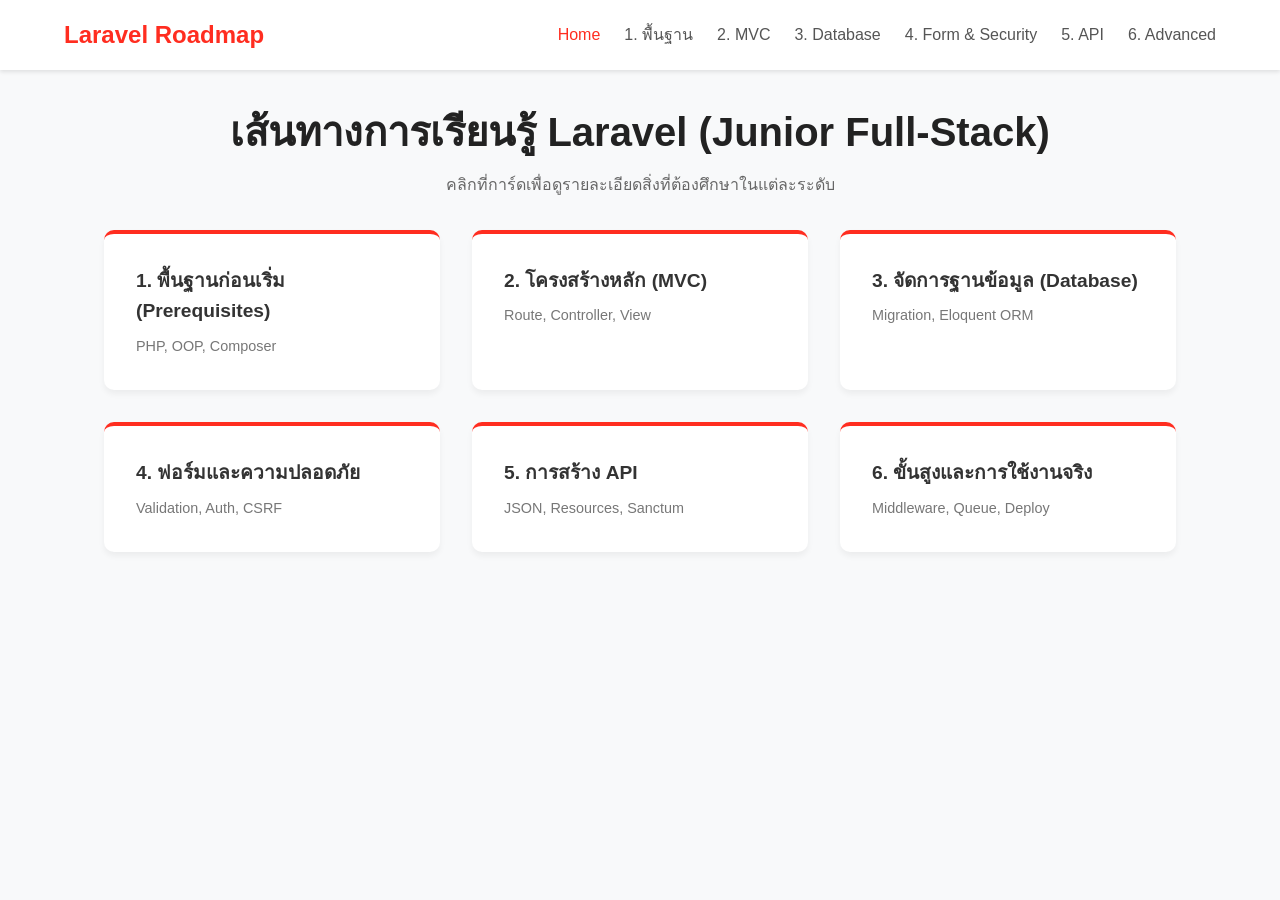
<file: index.html>
<!DOCTYPE html>
<html lang="th">
<head>
    <meta charset="UTF-8">
    <meta name="viewport" content="width=device-width, initial-scale=1.0">
    <title>Laravel Developer Roadmap</title>
    <link rel="stylesheet" href="css/style.css">
</head>
<body>

    <nav class="navbar">
        <div class="logo">Laravel Roadmap</div>
        <ul class="nav-links">
            <li><a href="index.html" class="active">Home</a></li>
            <li><a href="step1.html">1. พื้นฐาน</a></li>
            <li><a href="step2.html">2. MVC</a></li>
            <li><a href="step3.html">3. Database</a></li>
            <li><a href="step4.html">4. Form & Security</a></li>
            <li><a href="step5.html">5. API</a></li>
            <li><a href="step6.html">6. Advanced</a></li>
        </ul>
    </nav>

    <main>
        <section class="hero-section">
            <h1>เส้นทางการเรียนรู้ Laravel (Junior Full-Stack)</h1>
            <p>คลิกที่การ์ดเพื่อดูรายละเอียดสิ่งที่ต้องศึกษาในแต่ละระดับ</p>
            
            <div class="card-grid">
                <a href="step1.html" class="card">
                    <h3>1. พื้นฐานก่อนเริ่ม (Prerequisites)</h3>
                    <p>PHP, OOP, Composer</p>
                </a>
                <a href="step2.html" class="card">
                    <h3>2. โครงสร้างหลัก (MVC)</h3>
                    <p>Route, Controller, View</p>
                </a>
                <a href="step3.html" class="card">
                    <h3>3. จัดการฐานข้อมูล (Database)</h3>
                    <p>Migration, Eloquent ORM</p>
                </a>
                <a href="step4.html" class="card">
                    <h3>4. ฟอร์มและความปลอดภัย</h3>
                    <p>Validation, Auth, CSRF</p>
                </a>
                <a href="step5.html" class="card">
                    <h3>5. การสร้าง API</h3>
                    <p>JSON, Resources, Sanctum</p>
                </a>
                <a href="step6.html" class="card">
                    <h3>6. ขั้นสูงและการใช้งานจริง</h3>
                    <p>Middleware, Queue, Deploy</p>
                </a>
            </div>
        </section>
    </main>

    <script src="js/script.js"></script>
</body>
</html>
</file>
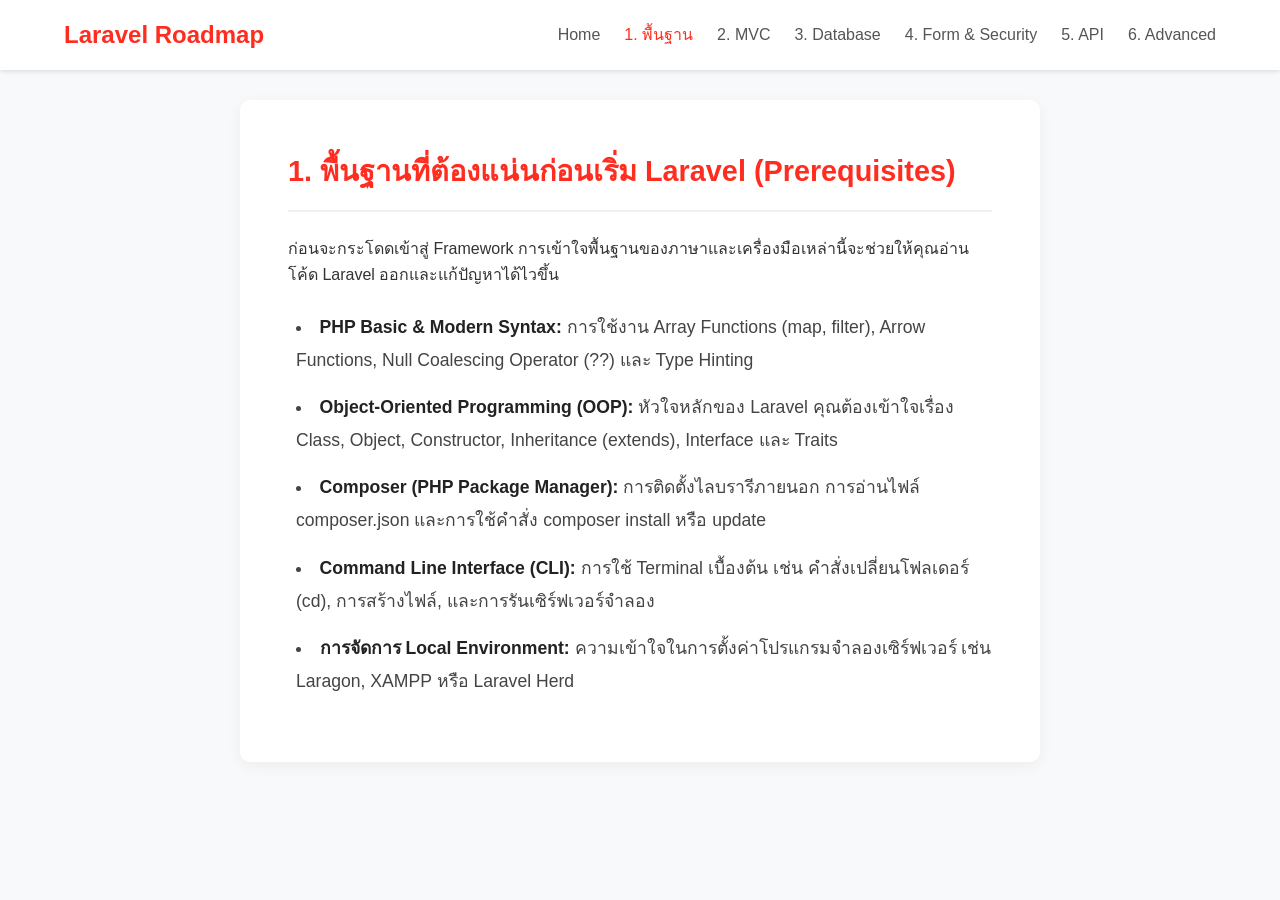
<file: step1.html>
<!DOCTYPE html>
<html lang="th">
<head>
    <meta charset="UTF-8">
    <meta name="viewport" content="width=device-width, initial-scale=1.0">
    <title>1. พื้นฐานก่อนเริ่ม - Laravel Roadmap</title>
    <link rel="stylesheet" href="css/style.css">
</head>
<body>
    <nav class="navbar">
        <div class="logo">Laravel Roadmap</div>
        <ul class="nav-links">
            <li><a href="index.html">Home</a></li>
            <li><a href="step1.html">1. พื้นฐาน</a></li>
            <li><a href="step2.html">2. MVC</a></li>
            <li><a href="step3.html">3. Database</a></li>
            <li><a href="step4.html">4. Form & Security</a></li>
            <li><a href="step5.html">5. API</a></li>
            <li><a href="step6.html">6. Advanced</a></li>
        </ul>
    </nav>

    <main>
        <section class="detail-section">
            <h2>1. พื้นฐานที่ต้องแน่นก่อนเริ่ม Laravel (Prerequisites)</h2>
            <p>ก่อนจะกระโดดเข้าสู่ Framework การเข้าใจพื้นฐานของภาษาและเครื่องมือเหล่านี้จะช่วยให้คุณอ่านโค้ด Laravel ออกและแก้ปัญหาได้ไวขึ้น</p>
            <br>
            <ul>
                <li><strong>PHP Basic & Modern Syntax:</strong> การใช้งาน Array Functions (map, filter), Arrow Functions, Null Coalescing Operator (??) และ Type Hinting</li>
                <li><strong>Object-Oriented Programming (OOP):</strong> หัวใจหลักของ Laravel คุณต้องเข้าใจเรื่อง Class, Object, Constructor, Inheritance (extends), Interface และ Traits</li>
                <li><strong>Composer (PHP Package Manager):</strong> การติดตั้งไลบรารีภายนอก การอ่านไฟล์ <code>composer.json</code> และการใช้คำสั่ง <code>composer install</code> หรือ <code>update</code></li>
                <li><strong>Command Line Interface (CLI):</strong> การใช้ Terminal เบื้องต้น เช่น คำสั่งเปลี่ยนโฟลเดอร์ (cd), การสร้างไฟล์, และการรันเซิร์ฟเวอร์จำลอง</li>
                <li><strong>การจัดการ Local Environment:</strong> ความเข้าใจในการตั้งค่าโปรแกรมจำลองเซิร์ฟเวอร์ เช่น Laragon, XAMPP หรือ Laravel Herd</li>
            </ul>
        </section>
    </main>

    <script src="js/script.js"></script>
</body>
</html>
</file>
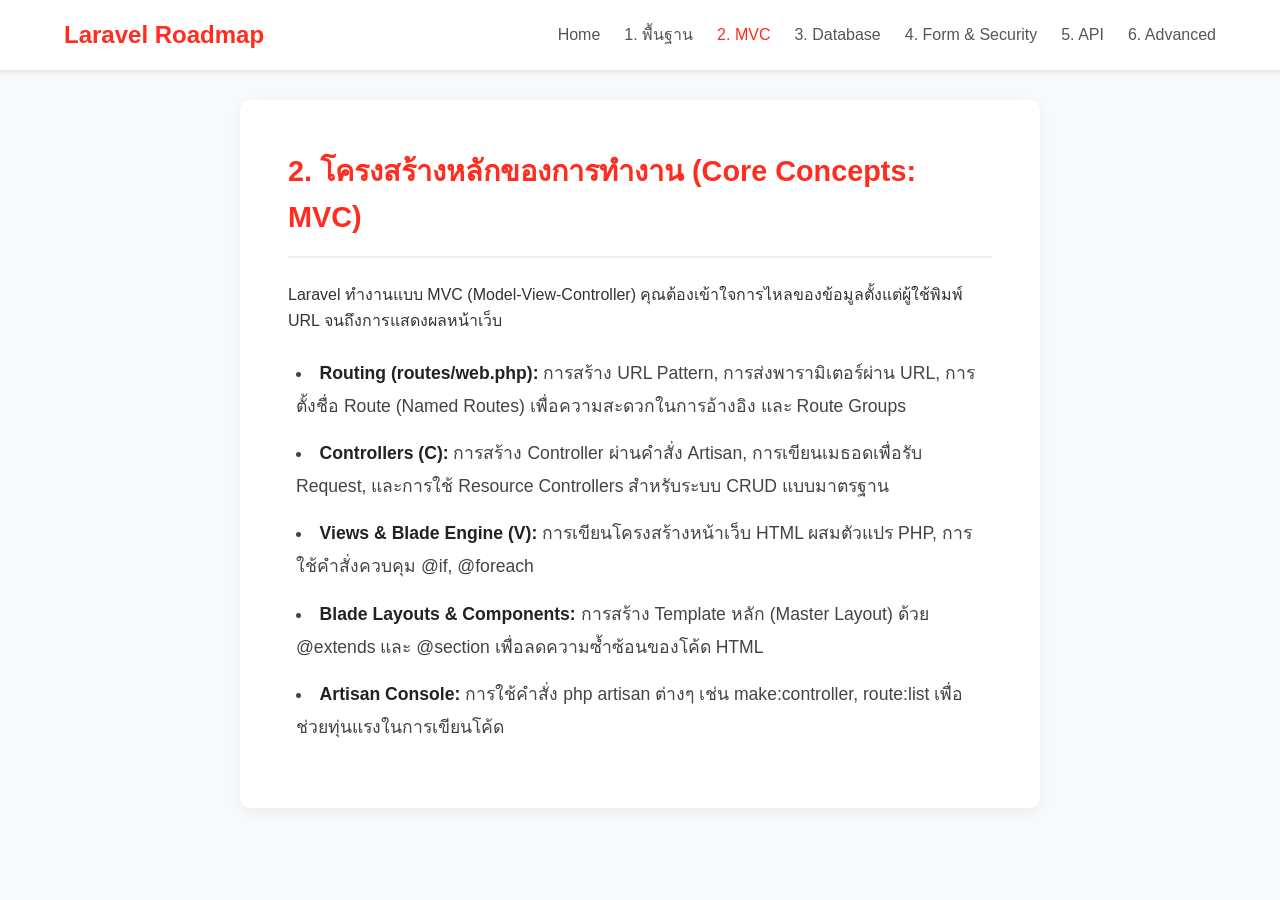
<file: step2.html>
<!DOCTYPE html>
<html lang="th">
<head>
    <meta charset="UTF-8">
    <meta name="viewport" content="width=device-width, initial-scale=1.0">
    <title>2. โครงสร้าง MVC - Laravel Roadmap</title>
    <link rel="stylesheet" href="css/style.css">
</head>
<body>
    <nav class="navbar">
        <div class="logo">Laravel Roadmap</div>
        <ul class="nav-links">
            <li><a href="index.html">Home</a></li>
            <li><a href="step1.html">1. พื้นฐาน</a></li>
            <li><a href="step2.html">2. MVC</a></li>
            <li><a href="step3.html">3. Database</a></li>
            <li><a href="step4.html">4. Form & Security</a></li>
            <li><a href="step5.html">5. API</a></li>
            <li><a href="step6.html">6. Advanced</a></li>
        </ul>
    </nav>

    <main>
        <section class="detail-section">
            <h2>2. โครงสร้างหลักของการทำงาน (Core Concepts: MVC)</h2>
            <p>Laravel ทำงานแบบ MVC (Model-View-Controller) คุณต้องเข้าใจการไหลของข้อมูลตั้งแต่ผู้ใช้พิมพ์ URL จนถึงการแสดงผลหน้าเว็บ</p>
            <br>
            <ul>
                <li><strong>Routing (routes/web.php):</strong> การสร้าง URL Pattern, การส่งพารามิเตอร์ผ่าน URL, การตั้งชื่อ Route (Named Routes) เพื่อความสะดวกในการอ้างอิง และ Route Groups</li>
                <li><strong>Controllers (C):</strong> การสร้าง Controller ผ่านคำสั่ง Artisan, การเขียนเมธอดเพื่อรับ Request, และการใช้ Resource Controllers สำหรับระบบ CRUD แบบมาตรฐาน</li>
                <li><strong>Views & Blade Engine (V):</strong> การเขียนโครงสร้างหน้าเว็บ HTML ผสมตัวแปร PHP, การใช้คำสั่งควบคุม <code>@if</code>, <code>@foreach</code></li>
                <li><strong>Blade Layouts & Components:</strong> การสร้าง Template หลัก (Master Layout) ด้วย <code>@extends</code> และ <code>@section</code> เพื่อลดความซ้ำซ้อนของโค้ด HTML</li>
                <li><strong>Artisan Console:</strong> การใช้คำสั่ง <code>php artisan</code> ต่างๆ เช่น <code>make:controller</code>, <code>route:list</code> เพื่อช่วยทุ่นแรงในการเขียนโค้ด</li>
            </ul>
        </section>
    </main>

    <script src="js/script.js"></script>
</body>
</html>
</file>
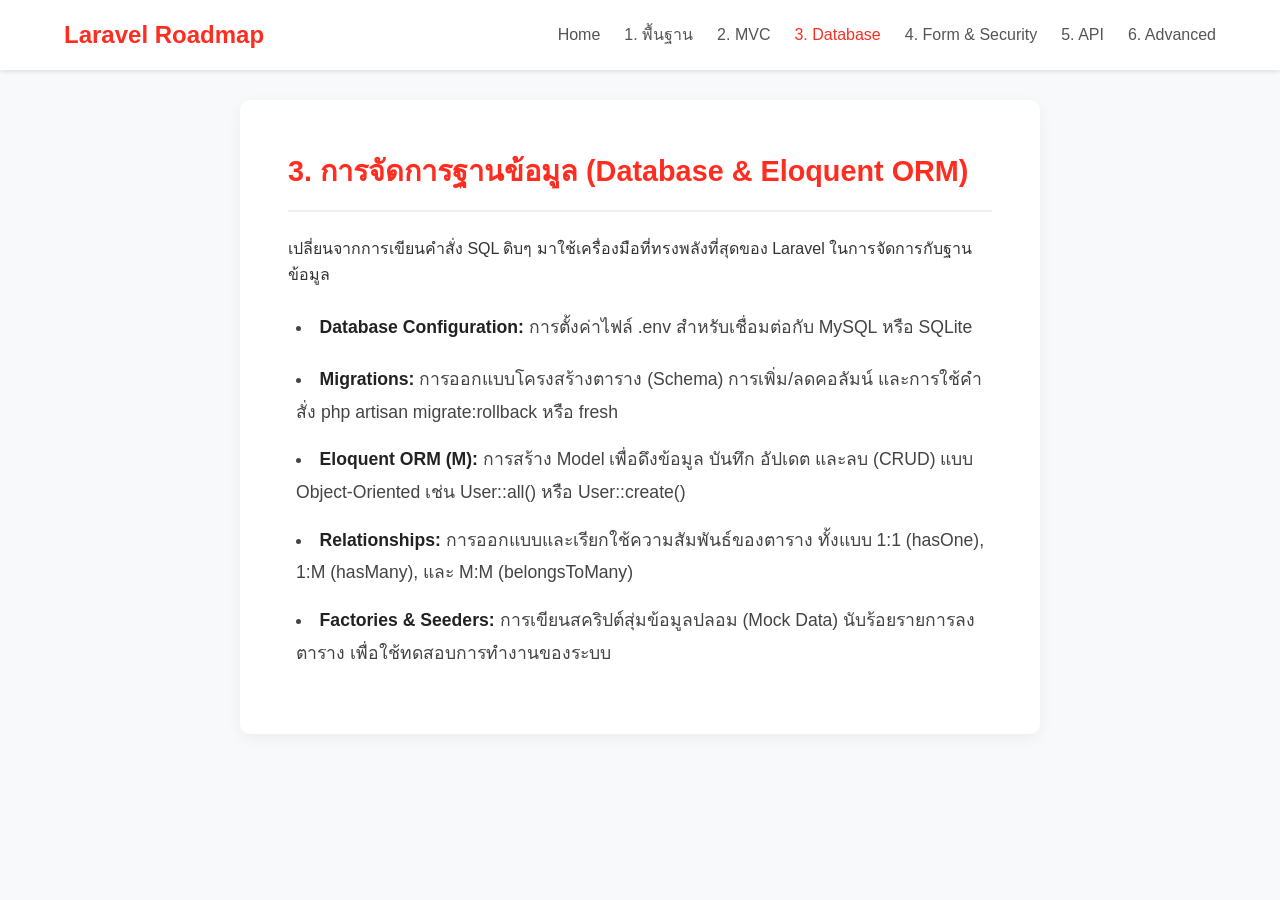
<file: step3.html>
<!DOCTYPE html>
<html lang="th">
<head>
    <meta charset="UTF-8">
    <meta name="viewport" content="width=device-width, initial-scale=1.0">
    <title>3. Database - Laravel Roadmap</title>
    <link rel="stylesheet" href="css/style.css">
</head>
<body>
    <nav class="navbar">
        <div class="logo">Laravel Roadmap</div>
        <ul class="nav-links">
            <li><a href="index.html">Home</a></li>
            <li><a href="step1.html">1. พื้นฐาน</a></li>
            <li><a href="step2.html">2. MVC</a></li>
            <li><a href="step3.html">3. Database</a></li>
            <li><a href="step4.html">4. Form & Security</a></li>
            <li><a href="step5.html">5. API</a></li>
            <li><a href="step6.html">6. Advanced</a></li>
        </ul>
    </nav>

    <main>
        <section class="detail-section">
            <h2>3. การจัดการฐานข้อมูล (Database & Eloquent ORM)</h2>
            <p>เปลี่ยนจากการเขียนคำสั่ง SQL ดิบๆ มาใช้เครื่องมือที่ทรงพลังที่สุดของ Laravel ในการจัดการกับฐานข้อมูล</p>
            <br>
            <ul>
                <li><strong>Database Configuration:</strong> การตั้งค่าไฟล์ <code>.env</code> สำหรับเชื่อมต่อกับ MySQL หรือ SQLite</li>
                <li><strong>Migrations:</strong> การออกแบบโครงสร้างตาราง (Schema) การเพิ่ม/ลดคอลัมน์ และการใช้คำสั่ง <code>php artisan migrate:rollback</code> หรือ <code>fresh</code></li>
                <li><strong>Eloquent ORM (M):</strong> การสร้าง Model เพื่อดึงข้อมูล บันทึก อัปเดต และลบ (CRUD) แบบ Object-Oriented เช่น <code>User::all()</code> หรือ <code>User::create()</code></li>
                <li><strong>Relationships:</strong> การออกแบบและเรียกใช้ความสัมพันธ์ของตาราง ทั้งแบบ 1:1 (hasOne), 1:M (hasMany), และ M:M (belongsToMany)</li>
                <li><strong>Factories & Seeders:</strong> การเขียนสคริปต์สุ่มข้อมูลปลอม (Mock Data) นับร้อยรายการลงตาราง เพื่อใช้ทดสอบการทำงานของระบบ</li>
            </ul>
        </section>
    </main>

    <script src="js/script.js"></script>
</body>
</html>
</file>
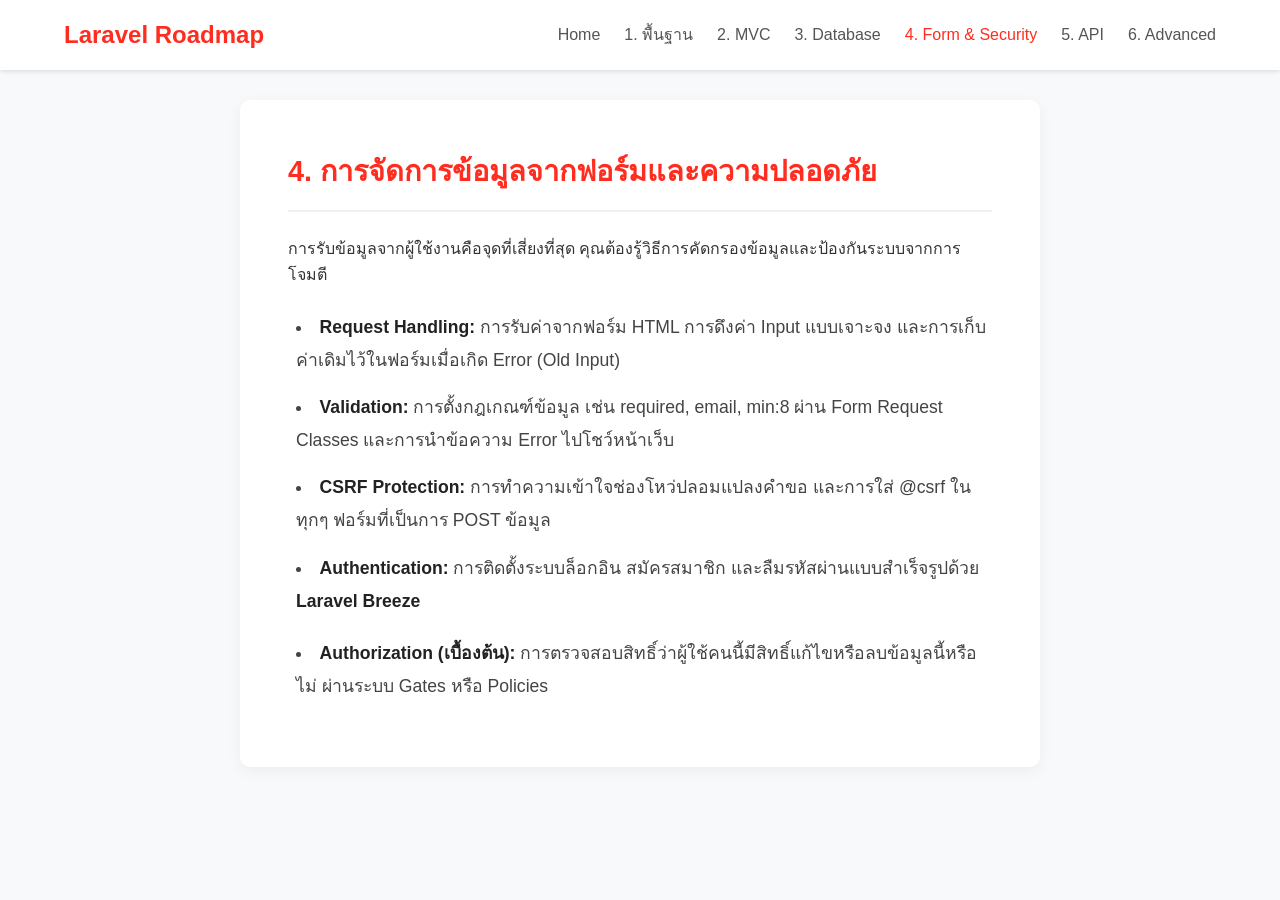
<file: step4.html>
<!DOCTYPE html>
<html lang="th">
<head>
    <meta charset="UTF-8">
    <meta name="viewport" content="width=device-width, initial-scale=1.0">
    <title>4. Form & Security - Laravel Roadmap</title>
    <link rel="stylesheet" href="css/style.css">
</head>
<body>
    <nav class="navbar">
        <div class="logo">Laravel Roadmap</div>
        <ul class="nav-links">
            <li><a href="index.html">Home</a></li>
            <li><a href="step1.html">1. พื้นฐาน</a></li>
            <li><a href="step2.html">2. MVC</a></li>
            <li><a href="step3.html">3. Database</a></li>
            <li><a href="step4.html">4. Form & Security</a></li>
            <li><a href="step5.html">5. API</a></li>
            <li><a href="step6.html">6. Advanced</a></li>
        </ul>
    </nav>

    <main>
        <section class="detail-section">
            <h2>4. การจัดการข้อมูลจากฟอร์มและความปลอดภัย</h2>
            <p>การรับข้อมูลจากผู้ใช้งานคือจุดที่เสี่ยงที่สุด คุณต้องรู้วิธีการคัดกรองข้อมูลและป้องกันระบบจากการโจมตี</p>
            <br>
            <ul>
                <li><strong>Request Handling:</strong> การรับค่าจากฟอร์ม HTML การดึงค่า Input แบบเจาะจง และการเก็บค่าเดิมไว้ในฟอร์มเมื่อเกิด Error (Old Input)</li>
                <li><strong>Validation:</strong> การตั้งกฎเกณฑ์ข้อมูล เช่น <code>required</code>, <code>email</code>, <code>min:8</code> ผ่าน Form Request Classes และการนำข้อความ Error ไปโชว์หน้าเว็บ</li>
                <li><strong>CSRF Protection:</strong> การทำความเข้าใจช่องโหว่ปลอมแปลงคำขอ และการใส่ <code>@csrf</code> ในทุกๆ ฟอร์มที่เป็นการ POST ข้อมูล</li>
                <li><strong>Authentication:</strong> การติดตั้งระบบล็อกอิน สมัครสมาชิก และลืมรหัสผ่านแบบสำเร็จรูปด้วย <strong>Laravel Breeze</strong></li>
                <li><strong>Authorization (เบื้องต้น):</strong> การตรวจสอบสิทธิ์ว่าผู้ใช้คนนี้มีสิทธิ์แก้ไขหรือลบข้อมูลนี้หรือไม่ ผ่านระบบ Gates หรือ Policies</li>
            </ul>
        </section>
    </main>

    <script src="js/script.js"></script>
</body>
</html>
</file>
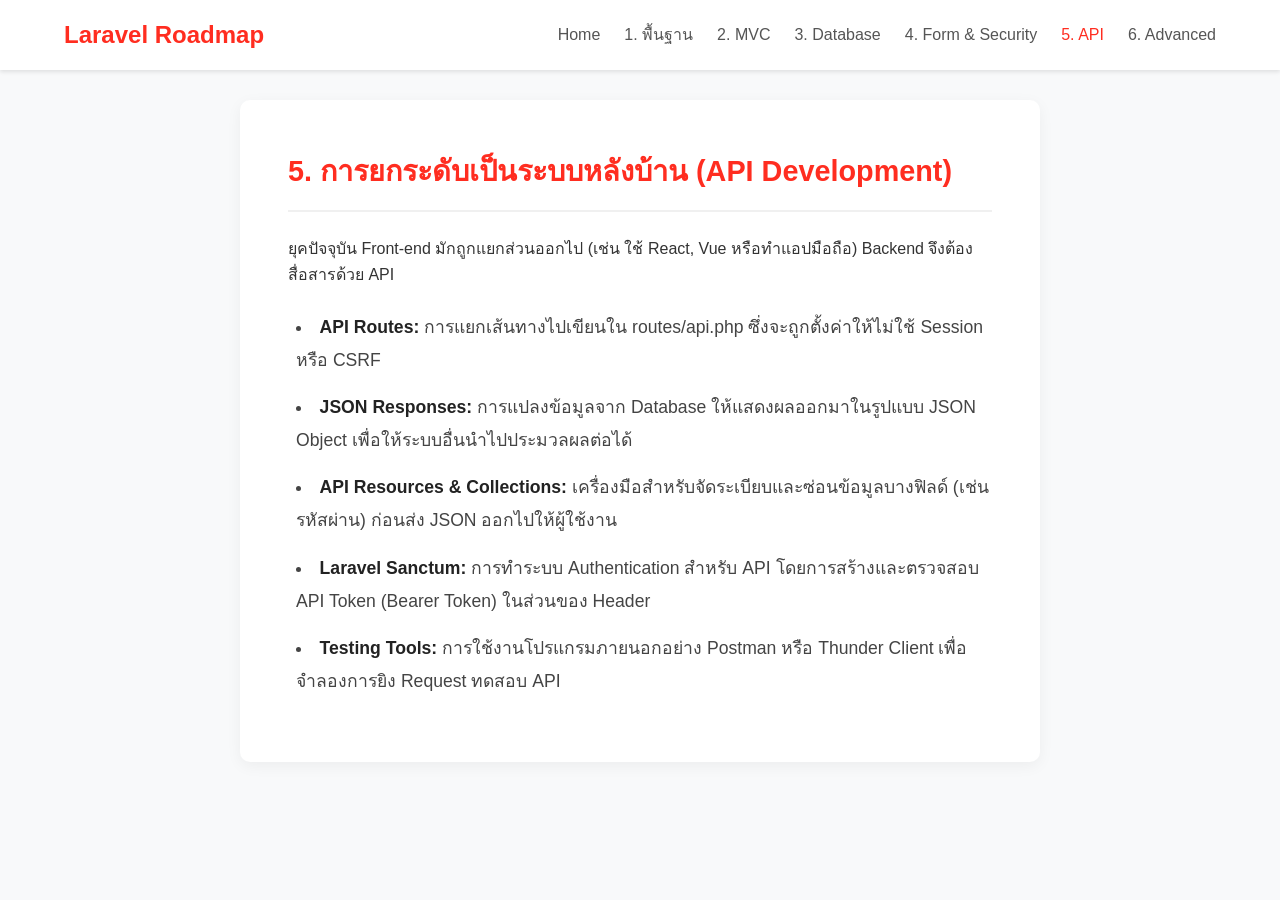
<file: step5.html>
<!DOCTYPE html>
<html lang="th">
<head>
    <meta charset="UTF-8">
    <meta name="viewport" content="width=device-width, initial-scale=1.0">
    <title>5. API - Laravel Roadmap</title>
    <link rel="stylesheet" href="css/style.css">
</head>
<body>
    <nav class="navbar">
        <div class="logo">Laravel Roadmap</div>
        <ul class="nav-links">
            <li><a href="index.html">Home</a></li>
            <li><a href="step1.html">1. พื้นฐาน</a></li>
            <li><a href="step2.html">2. MVC</a></li>
            <li><a href="step3.html">3. Database</a></li>
            <li><a href="step4.html">4. Form & Security</a></li>
            <li><a href="step5.html">5. API</a></li>
            <li><a href="step6.html">6. Advanced</a></li>
        </ul>
    </nav>

    <main>
        <section class="detail-section">
            <h2>5. การยกระดับเป็นระบบหลังบ้าน (API Development)</h2>
            <p>ยุคปัจจุบัน Front-end มักถูกแยกส่วนออกไป (เช่น ใช้ React, Vue หรือทำแอปมือถือ) Backend จึงต้องสื่อสารด้วย API</p>
            <br>
            <ul>
                <li><strong>API Routes:</strong> การแยกเส้นทางไปเขียนใน <code>routes/api.php</code> ซึ่งจะถูกตั้งค่าให้ไม่ใช้ Session หรือ CSRF</li>
                <li><strong>JSON Responses:</strong> การแปลงข้อมูลจาก Database ให้แสดงผลออกมาในรูปแบบ JSON Object เพื่อให้ระบบอื่นนำไปประมวลผลต่อได้</li>
                <li><strong>API Resources & Collections:</strong> เครื่องมือสำหรับจัดระเบียบและซ่อนข้อมูลบางฟิลด์ (เช่น รหัสผ่าน) ก่อนส่ง JSON ออกไปให้ผู้ใช้งาน</li>
                <li><strong>Laravel Sanctum:</strong> การทำระบบ Authentication สำหรับ API โดยการสร้างและตรวจสอบ API Token (Bearer Token) ในส่วนของ Header</li>
                <li><strong>Testing Tools:</strong> การใช้งานโปรแกรมภายนอกอย่าง Postman หรือ Thunder Client เพื่อจำลองการยิง Request ทดสอบ API</li>
            </ul>
        </section>
    </main>

    <script src="js/script.js"></script>
</body>
</html>
</file>
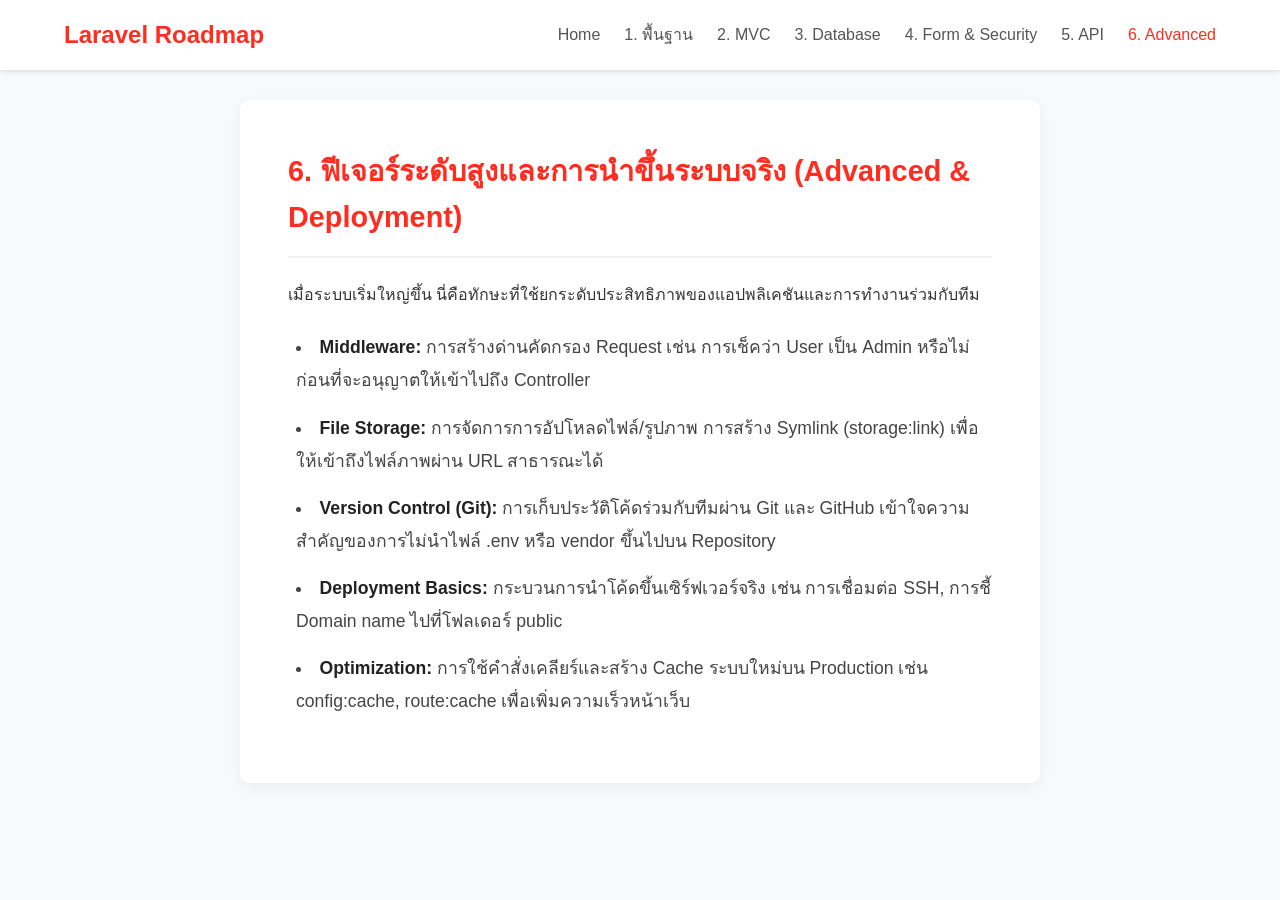
<file: step6.html>
<!DOCTYPE html>
<html lang="th">
<head>
    <meta charset="UTF-8">
    <meta name="viewport" content="width=device-width, initial-scale=1.0">
    <title>6. Advanced - Laravel Roadmap</title>
    <link rel="stylesheet" href="css/style.css">
</head>
<body>
    <nav class="navbar">
        <div class="logo">Laravel Roadmap</div>
        <ul class="nav-links">
            <li><a href="index.html">Home</a></li>
            <li><a href="step1.html">1. พื้นฐาน</a></li>
            <li><a href="step2.html">2. MVC</a></li>
            <li><a href="step3.html">3. Database</a></li>
            <li><a href="step4.html">4. Form & Security</a></li>
            <li><a href="step5.html">5. API</a></li>
            <li><a href="step6.html">6. Advanced</a></li>
        </ul>
    </nav>

    <main>
        <section class="detail-section">
            <h2>6. ฟีเจอร์ระดับสูงและการนำขึ้นระบบจริง (Advanced & Deployment)</h2>
            <p>เมื่อระบบเริ่มใหญ่ขึ้น นี่คือทักษะที่ใช้ยกระดับประสิทธิภาพของแอปพลิเคชันและการทำงานร่วมกับทีม</p>
            <br>
            <ul>
                <li><strong>Middleware:</strong> การสร้างด่านคัดกรอง Request เช่น การเช็คว่า User เป็น Admin หรือไม่ ก่อนที่จะอนุญาตให้เข้าไปถึง Controller</li>
                <li><strong>File Storage:</strong> การจัดการการอัปโหลดไฟล์/รูปภาพ การสร้าง Symlink (storage:link) เพื่อให้เข้าถึงไฟล์ภาพผ่าน URL สาธารณะได้</li>
                <li><strong>Version Control (Git):</strong> การเก็บประวัติโค้ดร่วมกับทีมผ่าน Git และ GitHub เข้าใจความสำคัญของการไม่นำไฟล์ <code>.env</code> หรือ <code>vendor</code> ขึ้นไปบน Repository</li>
                <li><strong>Deployment Basics:</strong> กระบวนการนำโค้ดขึ้นเซิร์ฟเวอร์จริง เช่น การเชื่อมต่อ SSH, การชี้ Domain name ไปที่โฟลเดอร์ <code>public</code></li>
                <li><strong>Optimization:</strong> การใช้คำสั่งเคลียร์และสร้าง Cache ระบบใหม่บน Production เช่น <code>config:cache</code>, <code>route:cache</code> เพื่อเพิ่มความเร็วหน้าเว็บ</li>
            </ul>
        </section>
    </main>

    <script src="js/script.js"></script>
</body>
</html>
</file>
<file: css/style.css>
/* ไฟล์ css/style.css (ควบคุมทุกหน้า) */

/* Base Styles */
* {
    margin: 0;
    padding: 0;
    box-sizing: border-box;
    font-family: 'Segoe UI', Tahoma, Geneva, Verdana, sans-serif;
}

body {
    background-color: #f8f9fa;
    color: #333;
    line-height: 1.6;
}

/* Navbar */
.navbar {
    position: fixed;
    top: 0;
    width: 100%;
    background-color: #fff;
    box-shadow: 0 2px 4px rgba(0,0,0,0.1);
    display: flex;
    justify-content: space-between;
    align-items: center;
    padding: 1rem 5%;
    z-index: 1000;
}

.logo {
    font-size: 1.5rem;
    font-weight: bold;
    color: #FF2D20; /* สีแดงของ Laravel */
}

.nav-links {
    list-style: none;
    display: flex;
    gap: 1.5rem;
}

.nav-links a {
    text-decoration: none;
    color: #555;
    font-weight: 500;
    transition: color 0.3s;
}

.nav-links a:hover, .nav-links a.active {
    color: #FF2D20;
}

/* Layout หลัก */
main {
    padding: 100px 5% 50px;
    max-width: 1200px;
    margin: 0 auto;
    min-height: 100vh;
}

/* --------------------------------------
   ส่วนเฉพาะหน้า Home (index.html)
   -------------------------------------- */
.hero-section {
    text-align: center;
    margin-bottom: 4rem;
}

.hero-section h1 {
    font-size: 2.5rem;
    color: #222;
    margin-bottom: 0.5rem;
}

.hero-section p {
    color: #666;
    margin-bottom: 2rem;
}

.card-grid {
    display: grid;
    grid-template-columns: repeat(auto-fit, minmax(300px, 1fr));
    gap: 2rem;
}

.card {
    background: #fff;
    padding: 2rem;
    border-radius: 10px;
    text-decoration: none;
    color: inherit;
    box-shadow: 0 4px 6px rgba(0,0,0,0.05);
    border-top: 4px solid #FF2D20;
    transition: transform 0.3s, box-shadow 0.3s;
    text-align: left;
    display: block;
}

.card:hover {
    transform: translateY(-5px);
    box-shadow: 0 10px 15px rgba(0,0,0,0.1);
}

.card h3 {
    margin-bottom: 0.5rem;
    font-size: 1.2rem;
}

.card p {
    color: #777;
    font-size: 0.9rem;
    margin: 0;
}

/* --------------------------------------
   ส่วนเฉพาะหน้าเนื้อหา (step1 ถึง step6)
   -------------------------------------- */
.detail-section {
    background: #fff;
    padding: 3rem;
    border-radius: 10px;
    box-shadow: 0 4px 15px rgba(0,0,0,0.05);
    /* บังคับความกว้างให้เนื้อหาไม่อ่านยากจนเกินไป */
    max-width: 800px; 
    margin: 0 auto;
}

.detail-section h2 {
    color: #FF2D20;
    margin-bottom: 1.5rem;
    padding-bottom: 1rem;
    border-bottom: 2px solid #f0f0f0;
    font-size: 1.8rem;
}

.detail-section ul {
    list-style-position: inside;
    padding-left: 0.5rem;
}

.detail-section li {
    margin-bottom: 1.2rem;
    font-size: 1.1rem;
    color: #444;
}

.detail-section strong {
    color: #222;
    display: inline-block;
    margin-bottom: 0.3rem;
}
</file>
